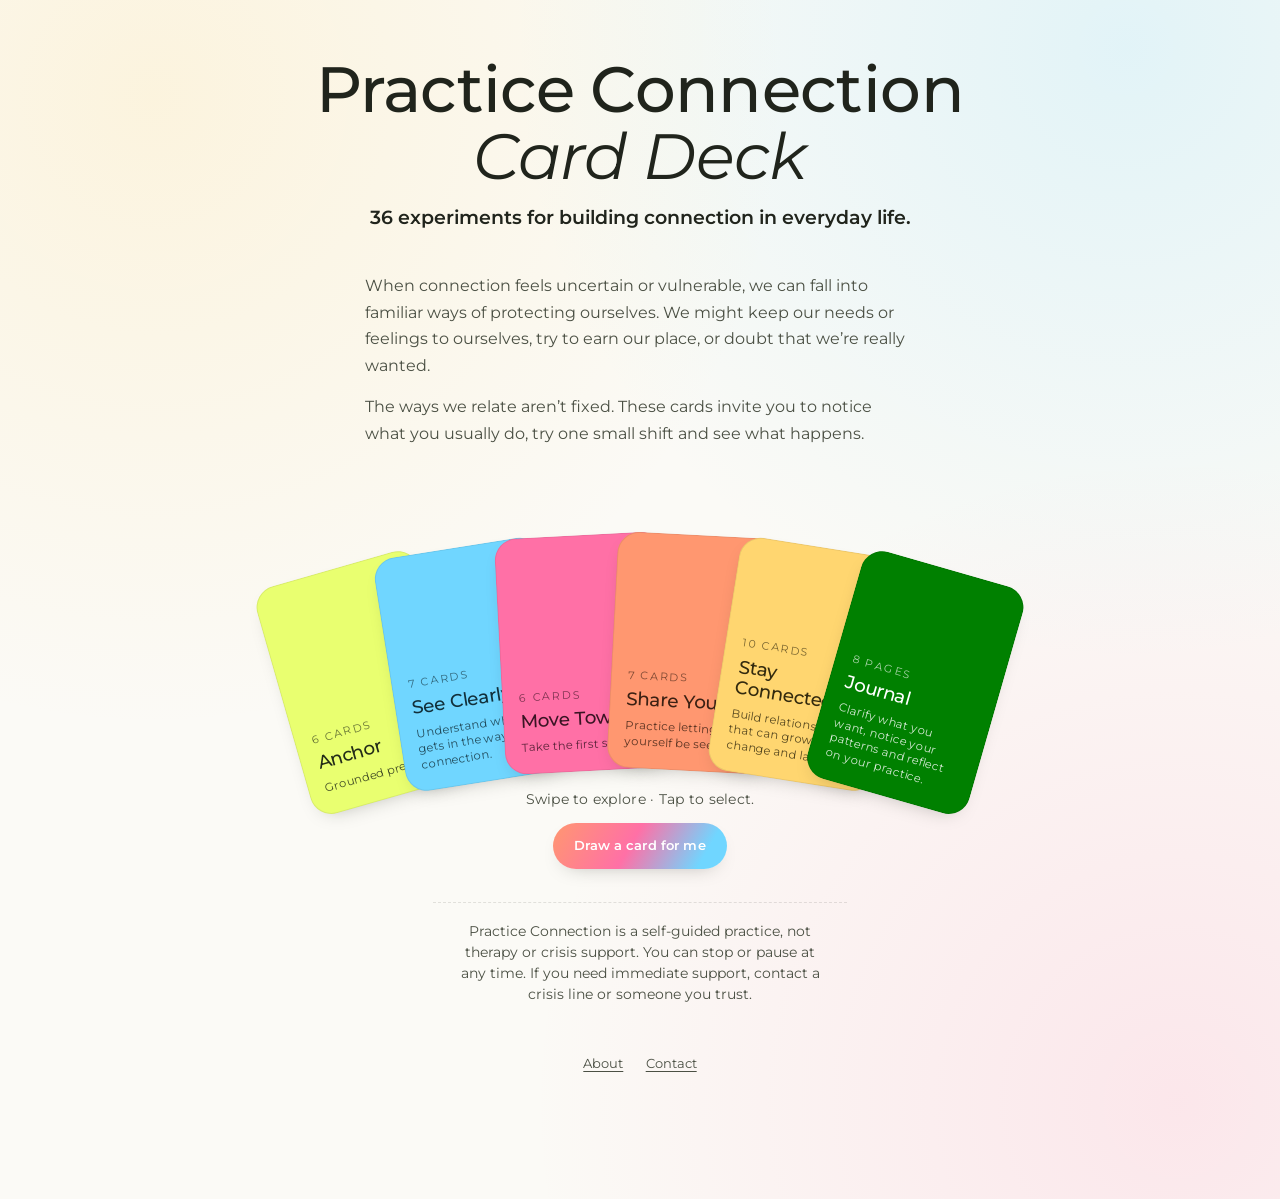
<file: index.html>
<!DOCTYPE html>
<html lang="en">
<head>
<meta charset="UTF-8">
<meta name="viewport" content="width=device-width, initial-scale=1.0, viewport-fit=cover">
<title>Practice Connection Card Deck (Digital Version)</title>
<meta name="description" content="A digital version of the Practice Connection card deck and companion journal — small experiments in relating differently.">
<link rel="canonical" href="https://practiceconnectioncards.com/">
<!-- Favicon -->
<link rel="icon" href="favicon.ico" sizes="any">
<link rel="icon" type="image/png" sizes="32x32" href="favicon-32.png">
<link rel="icon" type="image/png" sizes="16x16" href="favicon-16.png">
<link rel="apple-touch-icon" sizes="180x180" href="apple-touch-icon.png">
<meta name="theme-color" content="#FBFAF6">
<!-- Social preview (link cards for Slack, LinkedIn, email, iMessage, etc.) -->
<meta property="og:type" content="website">
<meta property="og:title" content="Practice Connection Card Deck (Digital Version)">
<meta property="og:description" content="Small experiments in relating differently — a digital card deck and companion journal.">
<meta property="og:image" content="https://practiceconnectioncards.com/og-image.png">
<meta property="og:image:width" content="1200">
<meta property="og:image:height" content="630">
<meta property="og:url" content="https://practiceconnectioncards.com/">
<meta name="twitter:card" content="summary_large_image">
<meta name="twitter:title" content="Practice Connection Card Deck (Digital Version)">
<meta name="twitter:description" content="Small experiments in relating differently — a digital card deck and companion journal.">
<meta name="twitter:image" content="https://practiceconnectioncards.com/og-image.png">
<link rel="stylesheet" href="styles.css?v=17">
</head>
<body>
<div class="app" id="app"></div>

<script src="data.js?v=3"></script>
<script src="script.js?v=21"></script>

<!-- Cloudflare Web Analytics -->
<script type='module' src='https://static.cloudflareinsights.com/beacon.min.js' data-cf-beacon='{"token": "765b6d4693a34afaae491bf830f73eaa"}'></script>
<!-- End Cloudflare Web Analytics -->
</body>
</html>
</file>
<file: styles.css>
/* ===========================================================
   Practice Connection — styles
   =========================================================== */

@import url('https://fonts.googleapis.com/css2?family=Montserrat:ital,wght@0,300;0,400;0,500;0,600;0,700;1,300;1,400;1,500&display=swap');

:root{
  --paper:#FBFAF6;
  --ink:#20241C;
  --ink-soft:#4b5044;
  --line: rgba(32,36,28,0.12);
  --shadow: 0 18px 40px -18px rgba(32,36,28,0.35);
  --shadow-sm: 0 8px 20px -12px rgba(32,36,28,0.35);
  --radius-card: 26px;
  --radius-tile: 22px;
  --font-display: 'Montserrat', sans-serif;
  --font-ui: 'Montserrat', sans-serif;
}

*,*::before,*::after{ box-sizing:border-box; }

html{ scroll-behavior:smooth; }

body{
  margin:0;
  min-height:100vh;
  background:
    radial-gradient(circle at 12% 8%, rgba(255,214,112,0.18), transparent 40%),
    radial-gradient(circle at 88% 4%, rgba(112,214,255,0.18), transparent 38%),
    radial-gradient(circle at 92% 92%, rgba(255,112,166,0.14), transparent 40%),
    var(--paper);
  color: var(--ink);
  font-family: var(--font-ui);
  font-weight: 400;
  -webkit-font-smoothing: antialiased;
}

a{ color:inherit; }

img{ max-width:100%; }

button{ font-family:inherit; }

.app{
  max-width: 1180px;
  margin: 0 auto;
  padding: 0 6vw 8rem;
}

/* ---------- top bar ---------- */

.topbar{
  display:flex;
  align-items:center;
  justify-content:space-between;
  padding: 1.6rem 0 0;
}

.brand{
  display:flex;
  align-items:center;
  gap:.6rem;
  font-family: var(--font-display);
  font-weight:500;
  font-size:1.05rem;
  letter-spacing:.01em;
  text-decoration:none;
  color: var(--ink);
}

.brand .brand-mark{
  width: 20px; height: 26px;
  border-radius: 5px;
  background: linear-gradient(135deg,#FFD670,#FF9770 40%,#70D6FF 75%,#FF70A6);
  box-shadow: var(--shadow-sm);
  transform: rotate(-8deg);
  display:inline-block;
}

.nav-actions{
  display:flex;
  gap:.6rem;
}

.btn{
  appearance:none;
  border:1px solid var(--line);
  background: rgba(255,255,255,0.6);
  color: var(--ink);
  font-family: var(--font-ui);
  font-size: .82rem;
  letter-spacing:.03em;
  text-transform:uppercase;
  padding: .55rem 1.05rem;
  border-radius: 999px;
  cursor:pointer;
  text-decoration:none;
  display:inline-flex;
  align-items:center;
  gap:.4rem;
  transition: transform .18s ease, box-shadow .18s ease, background .18s ease;
}
.btn:hover{ transform: translateY(-1px); box-shadow: var(--shadow-sm); background:#fff; }
.btn:focus-visible{ outline: 2px solid var(--ink); outline-offset:2px; }
.btn-ghost{ border-color:transparent; background:transparent; }

/* ---------- landing ---------- */

.hero{
  text-align:center;
  padding: 3.2rem 0 1rem;
}

.hero h1{
  font-family: var(--font-display);
  font-weight: 500;
  font-size: clamp(2.3rem, 5.4vw, 4rem);
  line-height:1.04;
  margin: 0 0 1rem;
  letter-spacing: -0.01em;
}

.hero h1 em{
  font-style: italic;
  font-weight: 400;
}

.hero p.lede{
  max-width: 52ch;
  margin: 0 auto;
  color: var(--ink);
  font-weight: 600;
  font-size: 1.18rem;
  line-height:1.4;
}

.hero-explainer-group{
  max-width: 50ch;
  margin: 1.6rem auto 1.5rem;
  text-align:left;
}

.hero-explainer{
  font-size:.98rem;
  color: var(--ink-soft);
  line-height:1.7;
  margin:0 0 .9rem;
}
.hero-explainer:last-child{
  margin-bottom:0;
}

.safety-note{
  max-width: 46ch;
  margin: 2rem auto 0;
  text-align:center;
  color: var(--ink-soft);
  font-size: .85rem;
  line-height:1.55;
  padding: 1.1rem 1.4rem 0;
  border-top: 1px dashed var(--line);
}

/* fanned deck */

.deck{
  --n:6;
  position:relative;
  display:flex;
  justify-content:center;
  align-items:flex-end;
  height: 300px;
  margin: 0.75rem 0 1.2rem;
}

.deck-tile{
  position:relative;
  width: 168px;
  height: 236px;
  margin: 0 -34px;
  border-radius: var(--radius-tile);
  border: 1px solid rgba(32,36,28,0.08);
  box-shadow: var(--shadow-sm);
  text-decoration:none;
  color: var(--ink);
  display:flex;
  flex-direction:column;
  justify-content:flex-end;
  padding: 1.1rem 1rem;
  transform-origin: bottom center;
  transition: transform .35s cubic-bezier(.2,.8,.2,1), box-shadow .35s ease, z-index 0s;
  cursor:pointer;
}

.deck-tile .tile-name{
  font-family: var(--font-display);
  font-weight:500;
  font-size: 1.15rem;
  line-height:1.15;
}

.deck-tile .tile-index{
  font-size:.68rem;
  letter-spacing:.16em;
  text-transform:uppercase;
  opacity:.65;
  margin-bottom:.4rem;
}

.deck-tile:hover, .deck-tile:focus-visible{
  transform: translateY(-34px) rotate(0deg) scale(1.05);
  box-shadow: var(--shadow);
  z-index: 20;
  outline:none;
}

.deck-tile:nth-child(1){ transform: rotate(-16deg) translateY(26px); z-index:1; }
.deck-tile:nth-child(2){ transform: rotate(-9deg)  translateY(10px); z-index:2; }
.deck-tile:nth-child(3){ transform: rotate(-3deg)  translateY(0);    z-index:3; }
.deck-tile:nth-child(4){ transform: rotate(3deg)   translateY(0);    z-index:4; }
.deck-tile:nth-child(5){ transform: rotate(9deg)   translateY(10px); z-index:5; }
.deck-tile:nth-child(6){ transform: rotate(16deg)  translateY(26px); z-index:6; }

.deck-tile:nth-child(1):hover{ transform: translateY(-34px) rotate(-16deg) scale(1.05); }
.deck-tile:nth-child(2):hover{ transform: translateY(-34px) rotate(-9deg) scale(1.05); }
.deck-tile:nth-child(5):hover{ transform: translateY(-34px) rotate(9deg) scale(1.05); }
.deck-tile:nth-child(6):hover{ transform: translateY(-34px) rotate(16deg) scale(1.05); }

.hero-hint{
  font-size:.85rem;
  color: var(--ink-soft);
  letter-spacing:.02em;
}

/* home topbar: draw button (left) / brand (center) / spacer (right) */

.topbar-home{
  display:grid;
  grid-template-columns: 1fr auto 1fr;
  align-items:center;
}
.topbar-home .topbar-left{ justify-self:start; }
.topbar-home .brand{ justify-self:center; }
.topbar-home .nav-actions{ justify-self:end; }

/* draw a card */

.btn-draw-small{
  appearance:none;
  border:none;
  cursor:pointer;
  font-family: var(--font-ui);
  font-weight:600;
  font-size:.8rem;
  letter-spacing:.01em;
  color:#fff;
  padding: .55rem 1.1rem;
  border-radius: 999px;
  background: linear-gradient(120deg,#FF9770,#FF70A6 45%,#70D6FF 85%);
  box-shadow: var(--shadow-sm);
  transition: transform .18s ease, box-shadow .18s ease;
  white-space: nowrap;
}
.btn-draw-small:hover, .btn-draw-small:focus-visible{
  transform: translateY(-2px);
  box-shadow: var(--shadow);
  outline:none;
}
.btn-draw-small:active{ transform: translateY(0); }

@media (max-width: 560px){
  .topbar-home{ grid-template-columns: 1fr; row-gap:.9rem; text-align:center; }
  .topbar-home .topbar-left,
  .topbar-home .brand,
  .topbar-home .nav-actions{ justify-self:center; }
}

/* ---------- section headers (TOC pages) ---------- */

.section-head{
  display:flex;
  align-items:center;
  gap:1rem;
  margin: 2.2rem 0 .4rem;
  flex-wrap:wrap;
}

.section-chip{
  width: 3.2rem; height: 3.2rem;
  border-radius: 12px;
  flex:none;
  box-shadow: var(--shadow-sm);
}

.section-head h1{
  font-family: var(--font-display);
  font-weight:500;
  font-size: clamp(1.8rem, 4vw, 2.6rem);
  margin: 0;
}

.section-tagline{
  color: var(--ink-soft);
  margin: .2rem 0 2rem;
  max-width: 58ch;
  font-size:1.02rem;
}

/* TOC grid of vertical mini cards, matching the landing page fan */

.toc-grid{
  display:grid;
  grid-template-columns: repeat(auto-fill, minmax(148px, 190px));
  justify-content: center;
  gap: 1.15rem;
}

.toc-card{
  position:relative;
  text-decoration:none;
  border-radius: var(--radius-tile);
  aspect-ratio: 168 / 236;
  display:flex;
  align-items:center;
  justify-content:center;
  text-align:center;
  padding: 1.2rem 1rem;
  border: 1px solid rgba(32,36,28,0.08);
  box-shadow: var(--shadow-sm);
  transition: transform .2s ease, box-shadow .2s ease;
}
.toc-card:hover, .toc-card:focus-visible{ transform: translateY(-6px); box-shadow: var(--shadow); outline:none;}

.toc-card .toc-title{
  font-family: var(--font-ui);
  font-size: 1.05rem;
  font-weight:600;
  line-height:1.3;
  text-transform: uppercase;
  letter-spacing: .01em;
}


.pc-card-logo{
  position:absolute;
  right:1.35rem;
  bottom:1.15rem;
  display:flex;
  flex-direction:column;
  align-items:flex-start;
  font-family:var(--font-ui);
  font-size:.72rem;
  line-height:.92;
  letter-spacing:-.02em;
  color:currentColor;
  opacity:.72;
  pointer-events:none;
}

.pc-card-logo strong{
  font-weight:700;
}

.pc-card-logo span{
  font-weight:400;
}

.journal-page{
  position:relative;
  padding-bottom:4.5rem;
}

.pc-journal-logo{
  color:var(--ink);
}

/* ---------- full card view ---------- */

.card-stage{
  display:flex;
  justify-content:center;
  padding: 1.6rem 0 1rem;
}

.card{
  width: 100%;
  max-width: 460px;
  border-radius: var(--radius-card);
  padding: 3rem 2.4rem 4.6rem;
  box-shadow: var(--shadow);
  border: 1px solid rgba(32,36,28,0.07);
  position:relative;
  min-height: 620px;
  display:flex;
  flex-direction:column;
}

.card-title{
  font-family: var(--font-display);
  font-weight:400;
  font-size: clamp(1.7rem, 4vw, 2.2rem);
  line-height:1.12;
  margin: 0 0 1.6rem;
  letter-spacing: -0.005em;
  text-align:center;
  text-transform: uppercase;
}

.card-body p{
  font-size: 1.03rem;
  line-height:1.65;
  margin: 0 0 1.15rem;
  color: var(--ink);
}

.card-body ul{
  margin: -.4rem 0 1.15rem;
  padding-left: 1.2rem;
}
.card-body ul li{
  font-size:1.03rem;
  line-height:1.6;
  margin-bottom:.3rem;
}

.card-quote{
  border-left: 4px solid rgba(32,36,28,0.55);
  padding: .1rem 0 .1rem 1.1rem;
  margin: .6rem 0 2.2rem;
  font-size: 1.05rem;
  line-height:1.55;
}

.card-star{
  text-align:center;
  opacity:.45;
  font-size:1rem;
  letter-spacing:.3em;
  margin: 0 0 1.8rem;
}

.card-question{
  text-align:center;
  font-style: normal;
  font-weight: 400;
  font-family: var(--font-ui);
  font-size: 1.03rem;
  line-height:1.65;
  color: var(--ink);
  margin: 0 0 1.15rem;
}

.card-nav{
  display:flex;
  justify-content:space-between;
  align-items:center;
  max-width: 460px;
  margin: 1.2rem auto 0;
}

.card-nav .btn[disabled]{ opacity:.35; pointer-events:none; }

.crumbs{
  font-size:.82rem;
  color: var(--ink-soft);
  margin: 1.6rem 0 0;
}
.crumbs a{ text-decoration:underline; text-underline-offset:3px; }

/* ---------- journal ---------- */

.journal-page{
  width:100%;
  max-width: 680px;
  margin: 1.6rem auto 0;
  background: #fff;
  border-radius: var(--radius-card);
  padding: 2.8rem 2.6rem;
  box-shadow: var(--shadow);
  border: 1px solid rgba(0,80,0,0.08);
}

.about-page{
  border-color: rgba(32,36,28,0.08);
  position: relative;
}
.about-page .jp-kicker{
  color: var(--ink-soft);
}

.about-close{
  position:absolute;
  top: 1.1rem;
  right: 1.1rem;
  width: 2.25rem;
  height: 2.25rem;
  display:flex;
  align-items:center;
  justify-content:center;
  border-radius:50%;
  background: rgba(32,36,28,0.06);
  color: var(--ink-soft);
  font-size: 1.4rem;
  line-height:1;
  text-decoration:none;
  transition: background .18s ease, color .18s ease;
}
.about-close:hover, .about-close:focus-visible{
  background: rgba(32,36,28,0.12);
  color: var(--ink);
  outline:none;
}

.journal-page h2{
  font-family: var(--font-display);
  font-weight:500;
  font-size: 1.9rem;
  margin: 0 0 .3rem;
}
.journal-page .jp-kicker{
  font-size:.75rem;
  letter-spacing:.18em;
  text-transform:uppercase;
  color:#008000;
  margin-bottom:.6rem;
  font-weight:600;
}
.journal-page .jp-sub{
  font-style: italic;
  color: var(--ink-soft);
  margin: 0 0 1.6rem;
  font-family: var(--font-display);
  font-size:1.05rem;
}
.journal-page p{ line-height:1.65; }

.jp-prompt-list{
  margin: .6rem 0 1.6rem;
  padding-left: 1.2rem;
}
.jp-prompt-list li{ margin-bottom:.4rem; line-height:1.5; }

.jp-field{
  margin-bottom: 1.5rem;
}
.jp-field label{
  display:block;
  font-weight:500;
  margin-bottom:.5rem;
  font-size:.98rem;
}
.jp-field textarea, .jp-field input[type="text"], .jp-field input[type="date"]{
  width:100%;
  font-family: var(--font-ui);
  font-size: .98rem;
  line-height:1.55;
  padding: .8rem .9rem;
  border-radius: 12px;
  border: 1px solid rgba(0,80,0,0.25);
  background: #F7FBF6;
  resize: vertical;
  color: var(--ink);
}
.jp-field textarea{ min-height: 96px; }
.jp-field textarea:focus, .jp-field input:focus{
  outline: 2px solid #008000;
  outline-offset:1px;
  background:#fff;
}

.jp-example{
  background: #F1F8F1;
  border-left: 3px solid #008000;
  border-radius: 10px;
  padding: .9rem 1.1rem;
  margin-bottom: 1rem;
  font-size:.92rem;
  line-height:1.55;
}
.jp-example strong{ display:block; font-size:.75rem; text-transform:uppercase; letter-spacing:.1em; margin-bottom:.3rem; color:#046004;}

.jp-examples-toggle{
  margin: 0 0 1.2rem;
}

.jp-save-row{
  display:flex;
  align-items:center;
  gap:.7rem;
  margin-top: .5rem;
}
.jp-save-note{
  font-size:.78rem;
  color:#4b8a4b;
  opacity:0;
  transition: opacity .3s ease;
}
.jp-save-note.show{ opacity:1; }

.jp-word-groups{
  display:grid;
  grid-template-columns: 1fr 1fr;
  gap: 2rem;
}
.jp-word-groups h3{
  font-family: var(--font-display);
  font-size:1.05rem;
  margin: 0 0 .7rem;
}
.jp-word-groups ul{
  list-style:none; margin:0; padding:0;
  display:flex; flex-wrap:wrap; gap:.4rem;
}
.jp-word-groups li{
  background:#EFF8EF;
  border:1px solid rgba(0,80,0,0.18);
  padding:.35rem .7rem;
  border-radius:999px;
  font-size:.86rem;
}
@media (max-width:640px){
  .jp-word-groups{ grid-template-columns: 1fr; }
  .journal-page{ padding: 2rem 1.4rem; }
  .card{ padding: 2.2rem 1.5rem 1.8rem; }
}

.reset-row{
  margin-top: 2rem;
  padding-top: 1.2rem;
  border-top: 1px dashed rgba(0,80,0,0.25);
  display:flex;
  justify-content:flex-end;
}
.reset-row button{
  background:none;
  border:none;
  color:#8a4b4b;
  font-size:.8rem;
  cursor:pointer;
  text-decoration:underline;
}

/* footer */
.site-footer-row{
  display:flex;
  justify-content:center;
  align-items:center;
  gap: 1.4rem;
  margin-top: 3.2rem;
  font-size:.8rem;
}
.footer-link{
  color: var(--ink-soft);
  text-decoration: underline;
  text-underline-offset: 3px;
}
.footer-link:hover{ color: var(--ink); }

.about-contact{
  margin-top: 1.8rem;
  padding-top: 1.4rem;
  border-top: 1px dashed rgba(32,36,28,0.15);
  font-size:.95rem;
  color: var(--ink-soft);
}

/* Contact form: same field shell as the journal, but neutral-toned */
#contact-form .jp-field textarea,
#contact-form .jp-field input[type="text"],
#contact-form .jp-field input[type="email"],
#contact-form .jp-field select{
  width:100%;
  font-family: var(--font-ui);
  font-size: .98rem;
  line-height:1.55;
  padding: .8rem .9rem;
  border-radius: 12px;
  border: 1px solid rgba(32,36,28,0.18);
  background: #FAFAF7;
  color: var(--ink);
  resize: vertical;
  appearance: none;
}
#contact-form .jp-field select{
  background-image: url("data:image/svg+xml,%3Csvg xmlns='http://www.w3.org/2000/svg' viewBox='0 0 20 20' fill='%234b5044'%3E%3Cpath fill-rule='evenodd' d='M5.23 7.21a.75.75 0 011.06.02L10 11.168l3.71-3.938a.75.75 0 111.08 1.04l-4.25 4.5a.75.75 0 01-1.08 0l-4.25-4.5a.75.75 0 01.02-1.06z' clip-rule='evenodd'/%3E%3C/svg%3E");
  background-repeat: no-repeat;
  background-position: right .9rem center;
  background-size: 1.1rem;
  padding-right: 2.4rem;
}
#contact-form .jp-field textarea:focus,
#contact-form .jp-field input:focus,
#contact-form .jp-field select:focus{
  outline: 2px solid var(--ink);
  outline-offset:1px;
  background-color:#fff;
}

.jp-optional{
  font-weight:400;
  color: var(--ink-soft);
  font-size:.85rem;
}

.hp-field{
  position:absolute;
  left:-9999px;
  width:1px;
  height:1px;
  opacity:0;
}

.contact-submit{
  margin-top:.3rem;
}
.contact-submit:disabled{
  opacity:.6;
  cursor:default;
}

.contact-status{
  margin-top: 1rem;
  font-size:.9rem;
  min-height: 1.2em;
}
.contact-status.is-success{ color:#1a7a1a; }
.contact-status.is-error{ color:#a03a3a; }
.about-contact a{
  color: var(--ink-soft);
  text-decoration: underline;
  text-underline-offset: 3px;
}
.about-contact a:hover{ color: var(--ink); }

@media (prefers-reduced-motion: reduce){
  *{ transition:none !important; scroll-behavior:auto !important; }
}

/* ===========================================================
   Mobile experience enhancements — August 2026
   =========================================================== */

.card-kicker{
  margin: 0 0 .7rem;
  text-align:center;
  color: var(--ink-soft);
  font-size:.7rem;
  font-weight:600;
  letter-spacing:.15em;
  text-transform:uppercase;
}

.card-actions{
  display:flex;
  flex-wrap:wrap;
  justify-content:center;
  gap:.65rem;
  margin-top:auto;
  padding-top:1rem;
}

.btn-share,
.btn-draw-again{
  min-height:44px;
  justify-content:center;
}

.nav-all-short{ display:none; }

@media (max-width: 640px){
  .app{
    padding-left: 5vw;
    padding-right: 5vw;
    padding-bottom: 7rem;
  }

  .topbar{
    padding-top: max(1rem, env(safe-area-inset-top));
  }

  .topbar-home{
    display:flex;
    flex-direction:column;
    gap:.85rem;
  }

  .topbar-home .brand{ order:1; }
  .topbar-home .topbar-left{ order:2; width:100%; }
  .topbar-home .nav-actions{ display:none; }

  .btn-draw-small{
    width:100%;
    min-height:48px;
    font-size:.88rem;
  }

  .hero{
    padding: 1.8rem 0 .4rem;
  }

  .hero h1{
    font-size: clamp(2rem, 10vw, 2.8rem);
    margin-bottom:.75rem;
  }

  .hero p.lede{
    font-size:.98rem;
    line-height:1.5;
  }

  .section-head{
    margin-top:1.5rem;
    gap:.75rem;
  }

  .section-chip{ width:2.7rem; height:2.7rem; }
  .section-tagline{ margin-bottom:1.35rem; }

  .toc-grid{
    grid-template-columns: repeat(2, minmax(0, 1fr));
    gap:.75rem;
  }

  .toc-card{
    aspect-ratio:4 / 5;
    padding:.9rem .7rem;
  }

  .toc-card .toc-title{
    font-size:.84rem;
    line-height:1.25;
  }

  .card-stage{ padding-top:1rem; }

  .card{
    min-height:0;
    padding:1.7rem 1.35rem 4.5rem;
  }

  .card-title{
    font-size:1.75rem;
    margin-bottom:1.25rem;
  }

  .card-nav{
    position:fixed;
    left:0;
    right:0;
    bottom:0;
    z-index:30;
    display:grid;
    grid-template-columns:48px minmax(0,1fr) 48px;
    gap:.55rem;
    max-width:none;
    margin:0;
    padding:.7rem max(5vw, env(safe-area-inset-right)) calc(.7rem + env(safe-area-inset-bottom)) max(5vw, env(safe-area-inset-left));
    background:rgba(251,250,246,.94);
    border-top:1px solid var(--line);
    backdrop-filter:blur(12px);
    -webkit-backdrop-filter:blur(12px);
  }

  .card-nav .btn{
    min-width:0;
    min-height:44px;
    padding:.55rem;
    justify-content:center;
  }

  .card-nav .nav-label{ display:none; }
  .nav-all-long{ display:none; }
  .nav-all-short{ display:inline; }

  .card-actions{
    flex-direction:column;
  }

  .card-actions .btn{ width:100%; }

  .pc-card-logo{
    right:1.1rem;
    bottom:1rem;
    font-size:.68rem;
  }
}

@media (max-width: 360px){
  .toc-card .toc-title{ font-size:.78rem; }
}


/* ===========================================================
   Version 3 — home fan and navigation refinements
   =========================================================== */

/* The home page begins directly with the hero. */
.home-hero{
  padding-top:3.5rem;
}

/* Interior pages need only the linked brand; it already returns home. */
.topbar-simple{
  justify-content:flex-start;
}

.tile-copy{
  display:flex;
  flex-direction:column;
  gap:.55rem;
}

.deck-tile .tile-description{
  display:block;
  font-size:.72rem;
  line-height:1.35;
  font-weight:400;
  opacity:.82;
}

.hero-hint{
  margin:.4rem auto 0;
  text-align:center;
}

.home-draw{
  display:flex;
  justify-content:center;
  margin:1rem 0 2.1rem;
}

.home-draw .btn-draw-small{
  min-height:46px;
  padding:.72rem 1.35rem;
}

/* Keep the wordmark in title case regardless of surrounding styles. */
.pc-card-logo,
.pc-card-logo strong,
.pc-card-logo span{
  text-transform:none !important;
  letter-spacing:-.02em;
}

/* Sharing is an action on the page, not content printed on the card. */
.share-row{
  display:flex;
  justify-content:center;
  margin:.85rem auto 0;
  max-width:460px;
}

.share-row .btn-share{
  min-height:44px;
}

@media (max-width:760px){
  .home-hero{
    padding-top:2.2rem;
    padding-bottom:.4rem;
  }

  /* A horizontal, swipeable fan preserves the deck metaphor on phones. */
  .deck{
    display:flex;
    justify-content:flex-start;
    align-items:center;
    gap:0;
    height:360px;
    margin:1.4rem calc(-6vw) .35rem;
    padding:1.25rem 14vw 1.6rem;
    overflow-x:auto;
    overflow-y:hidden;
    scroll-snap-type:x mandatory;
    scroll-padding-inline:14vw;
    -webkit-overflow-scrolling:touch;
    scrollbar-width:none;
  }

  .deck::-webkit-scrollbar{ display:none; }

  .deck-tile,
  .deck-tile:nth-child(1), .deck-tile:nth-child(2), .deck-tile:nth-child(3),
  .deck-tile:nth-child(4), .deck-tile:nth-child(5), .deck-tile:nth-child(6){
    flex:0 0 min(70vw,250px);
    width:min(70vw,250px);
    height:330px;
    margin:0 -13px 0 0;
    padding:1.3rem 1.15rem;
    scroll-snap-align:center;
    transform-origin:center bottom;
  }

  .deck-tile:nth-child(odd){ transform:rotate(-2.5deg) !important; }
  .deck-tile:nth-child(even){ transform:rotate(2.5deg) !important; }
  .deck-tile:first-child{ margin-left:0; }
  .deck-tile:last-child{ margin-right:14vw; }

  .deck-tile:hover,
  .deck-tile:focus-visible{
    transform:translateY(-5px) rotate(0) !important;
  }

  .deck-tile .tile-name{
    font-size:1.25rem;
  }

  .deck-tile .tile-description{
    font-size:.83rem;
    line-height:1.4;
  }

  .hero-hint{
    margin-top:.2rem;
  }

  .home-draw{
    margin:.9rem 0 1.9rem;
  }

  .home-draw .btn-draw-small{
    width:100%;
    max-width:360px;
    min-height:48px;
  }

  .share-row{
    margin-top:.75rem;
    padding-bottom:calc(.25rem + env(safe-area-inset-bottom));
  }

  .share-row .btn-share{
    width:100%;
  }
}

@media (max-width:420px){
  .deck{
    height:340px;
    padding-inline:12vw;
    scroll-padding-inline:12vw;
  }

  .deck-tile,
  .deck-tile:nth-child(1), .deck-tile:nth-child(2), .deck-tile:nth-child(3),
  .deck-tile:nth-child(4), .deck-tile:nth-child(5), .deck-tile:nth-child(6){
    flex-basis:76vw;
    width:76vw;
    height:310px;
  }
}
</file>
